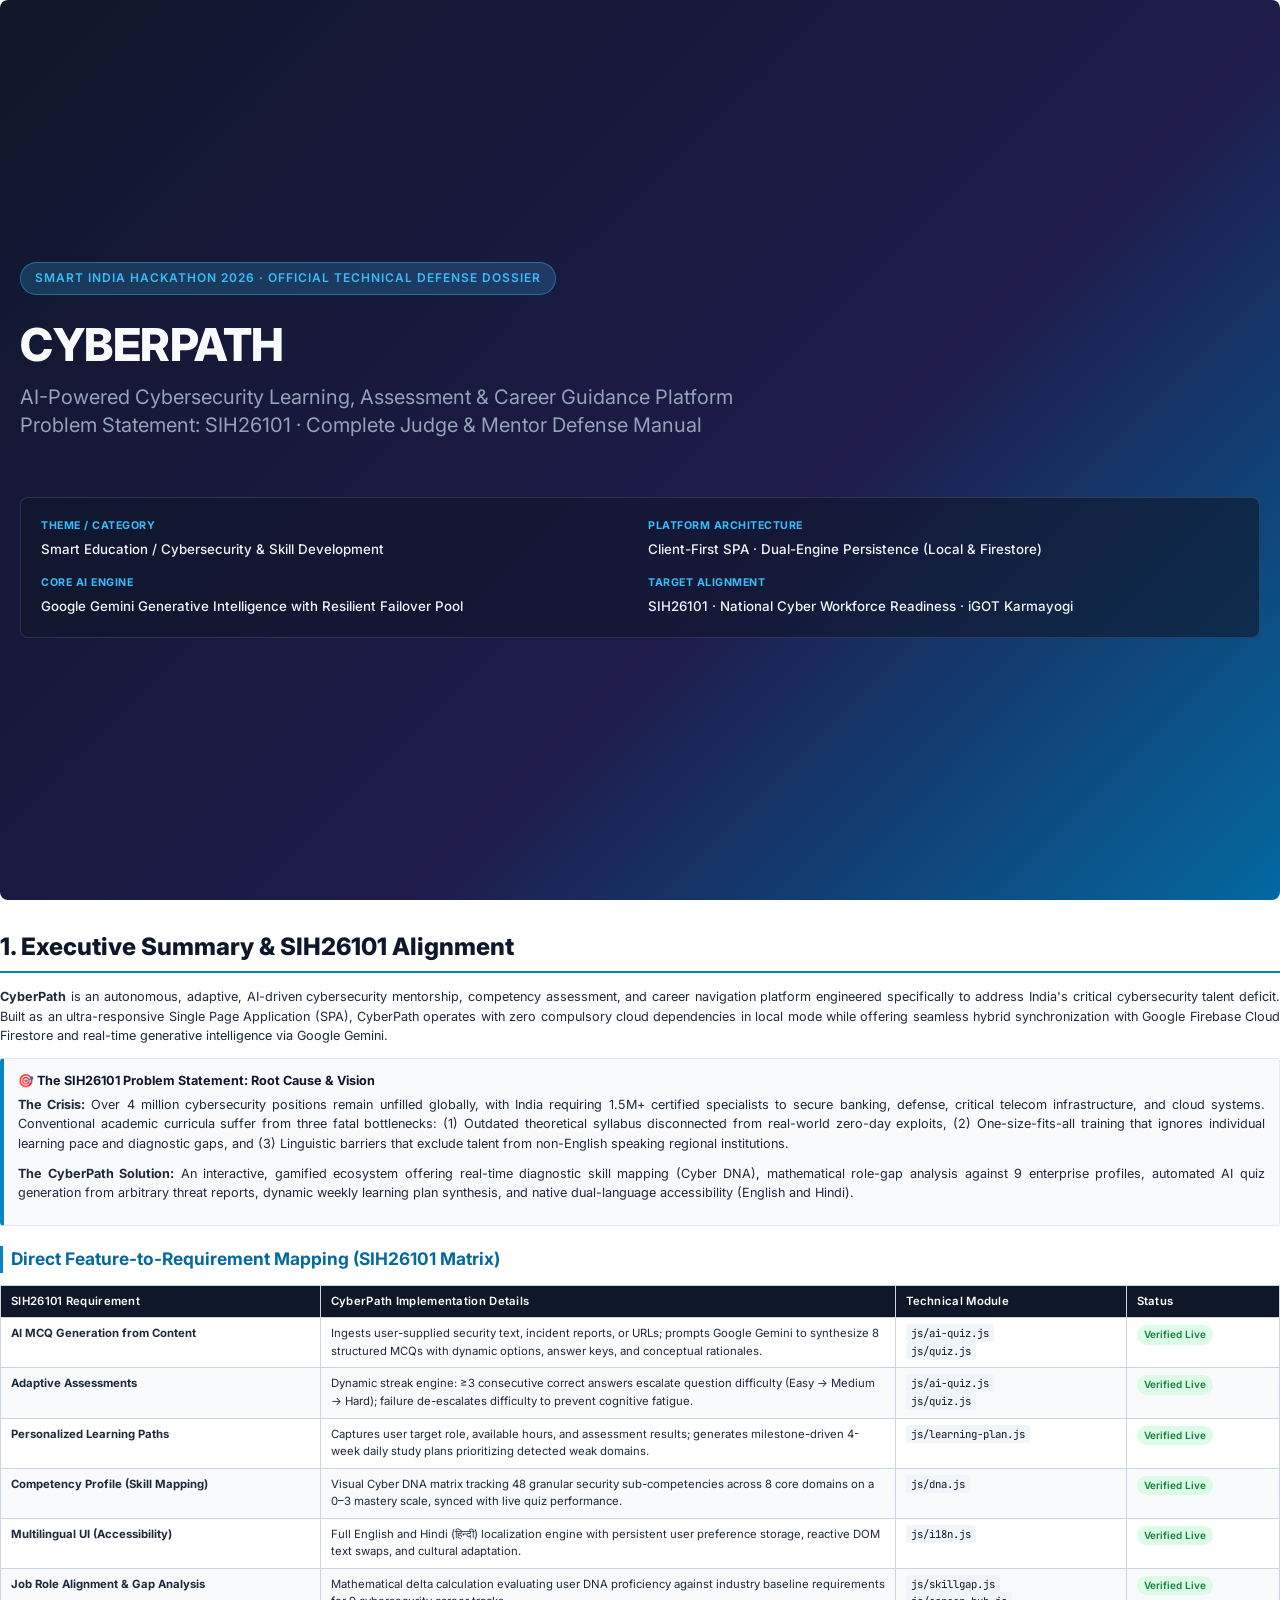
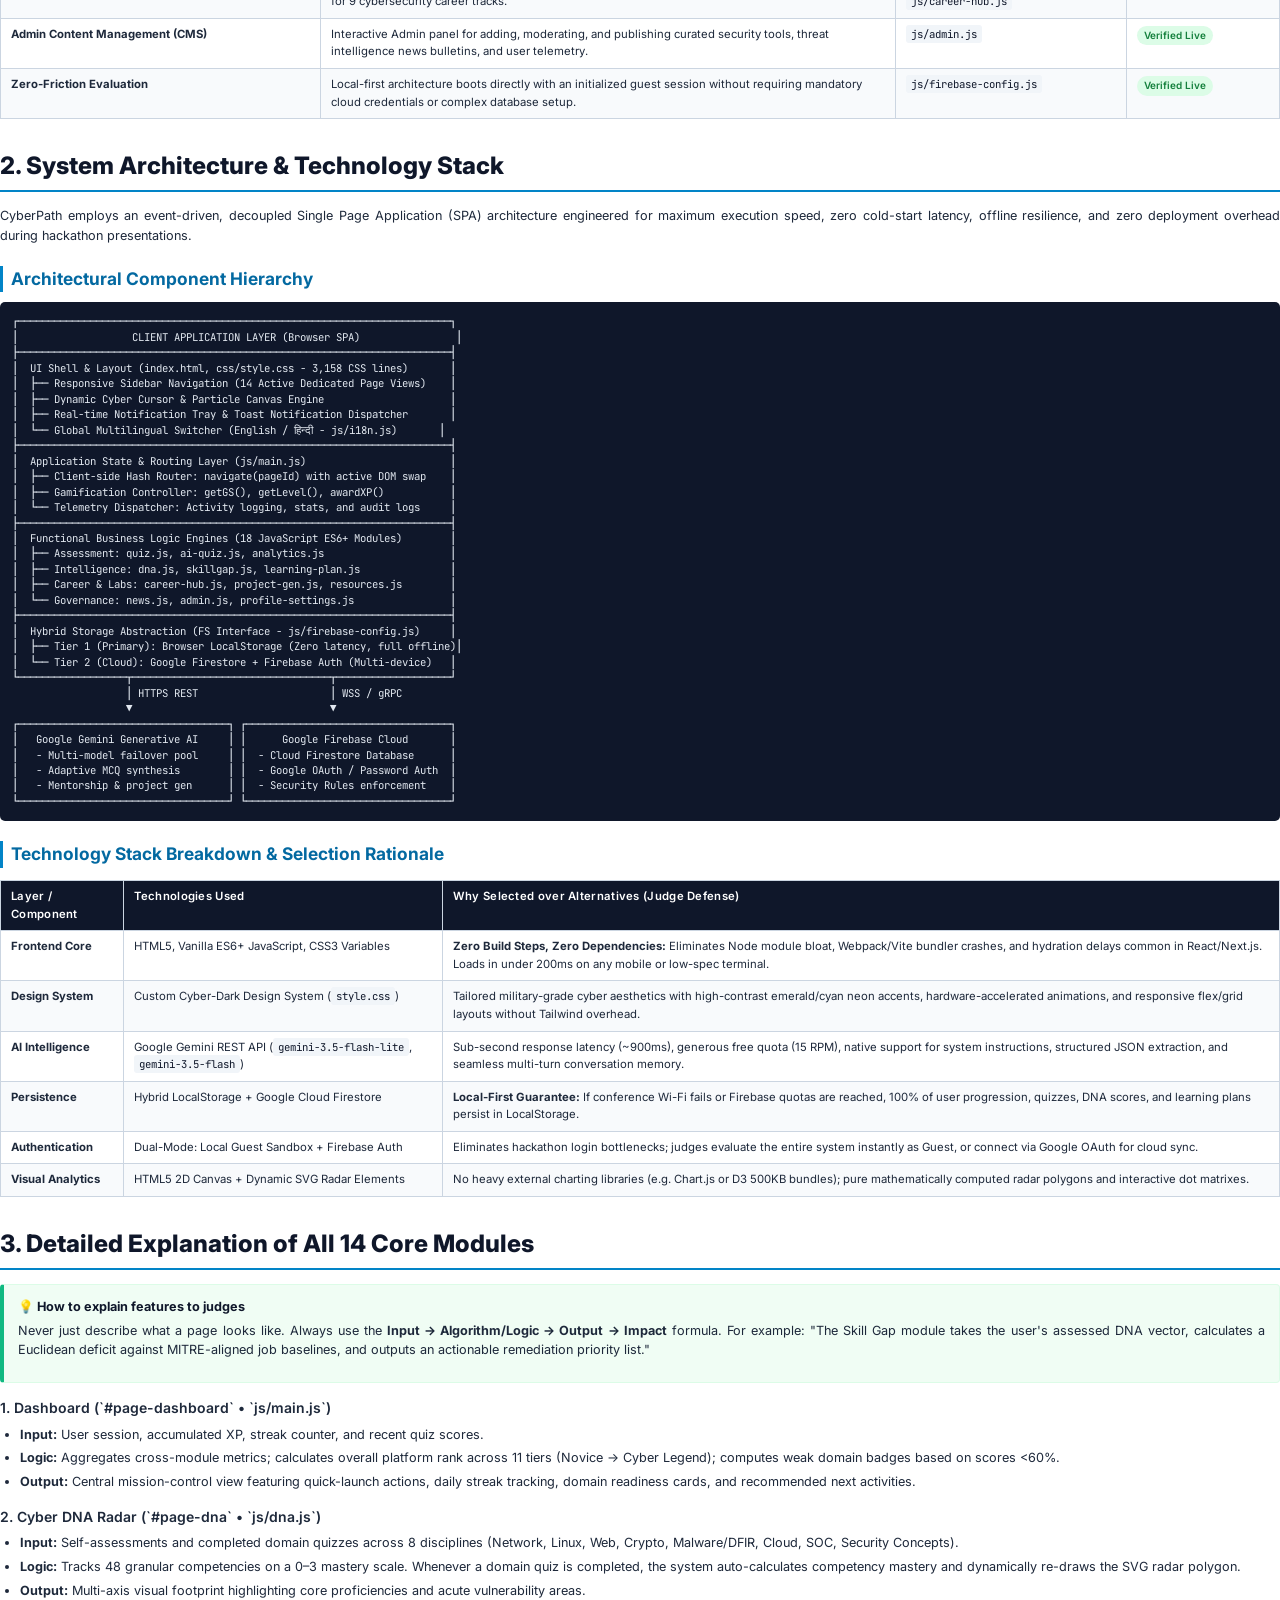
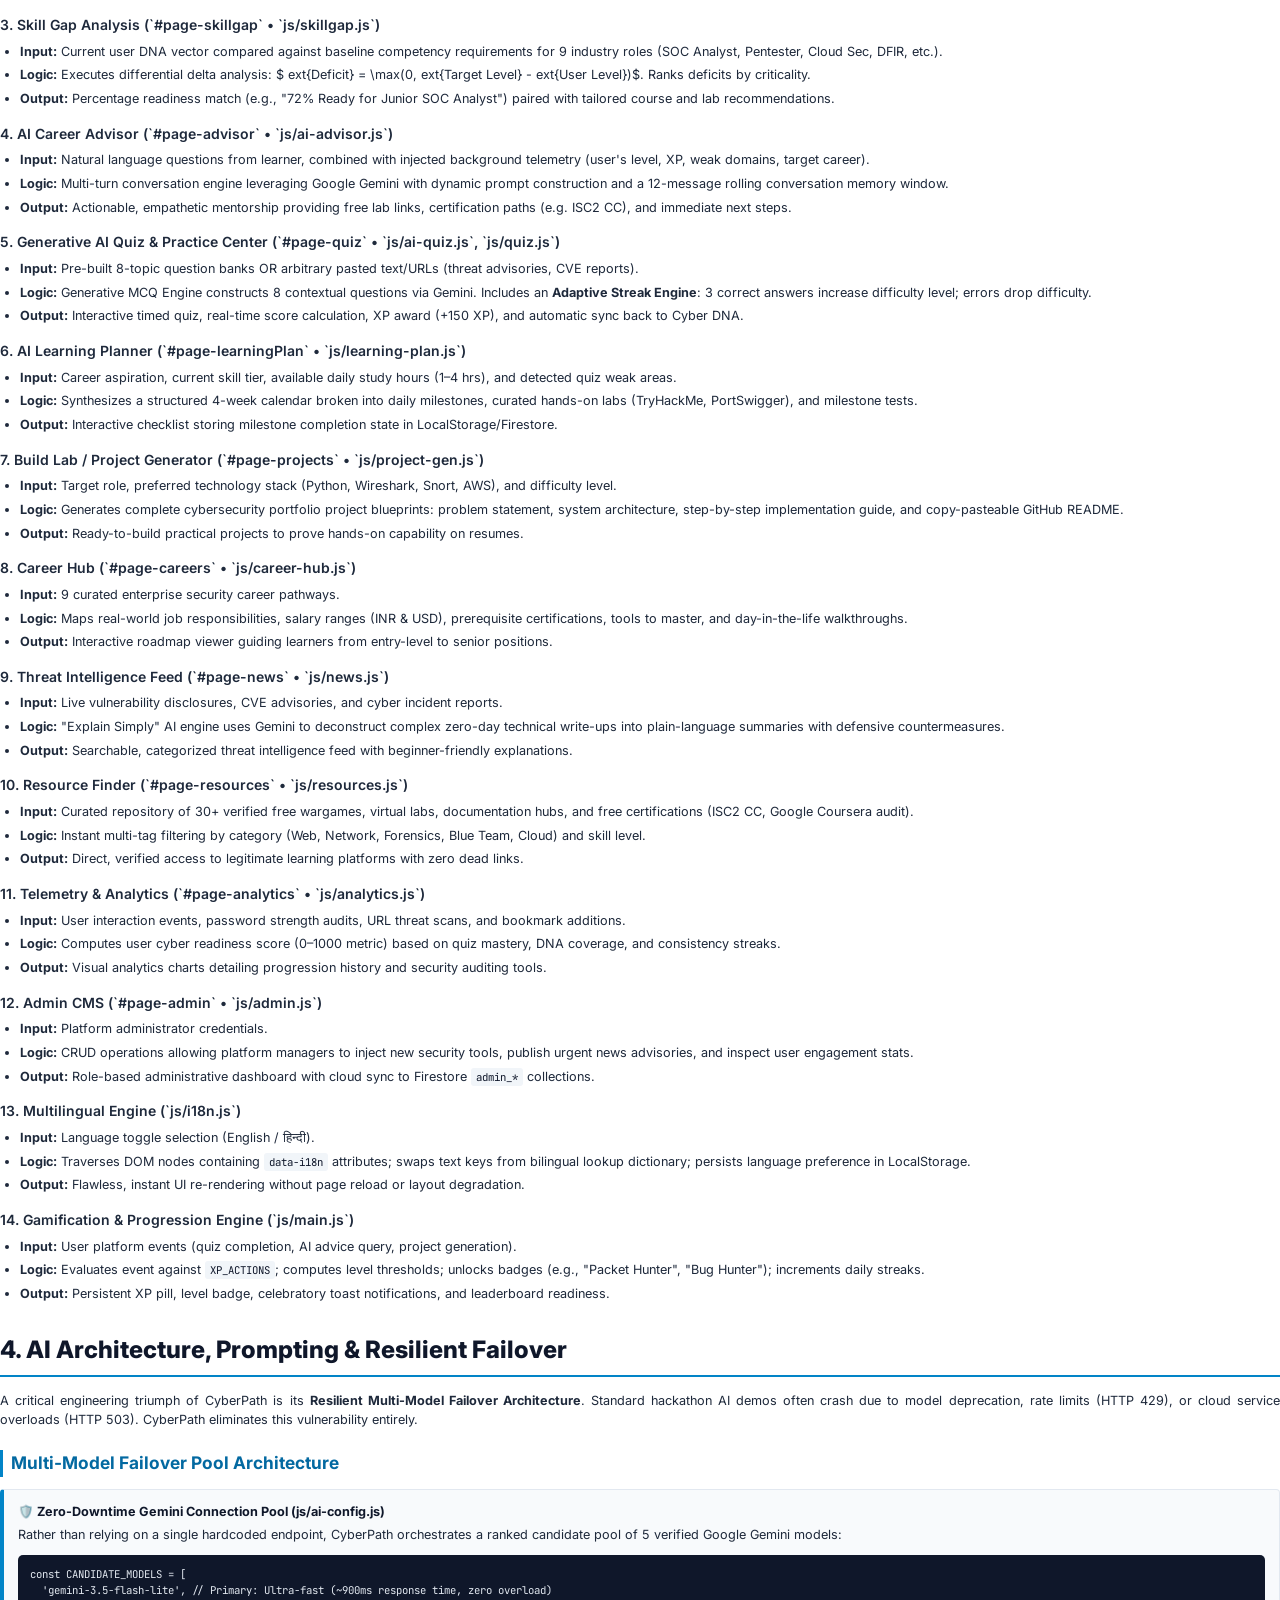
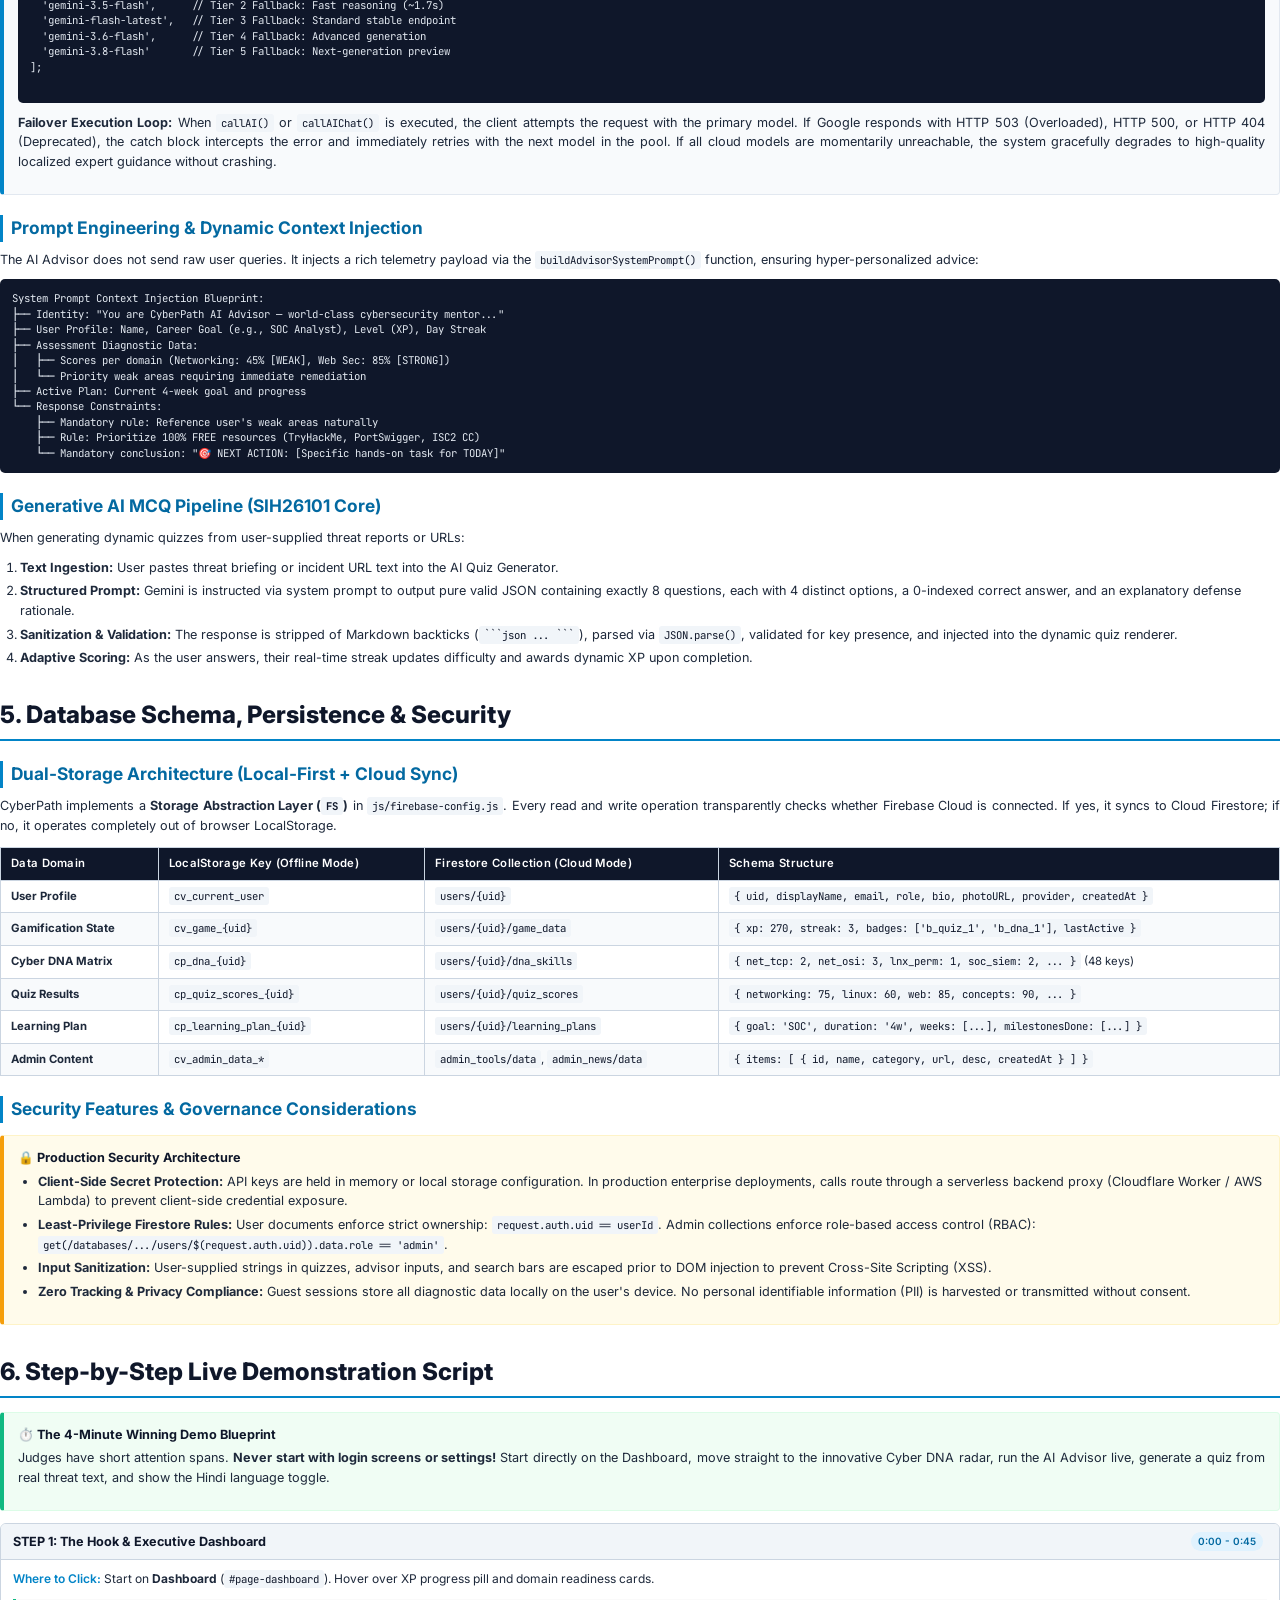
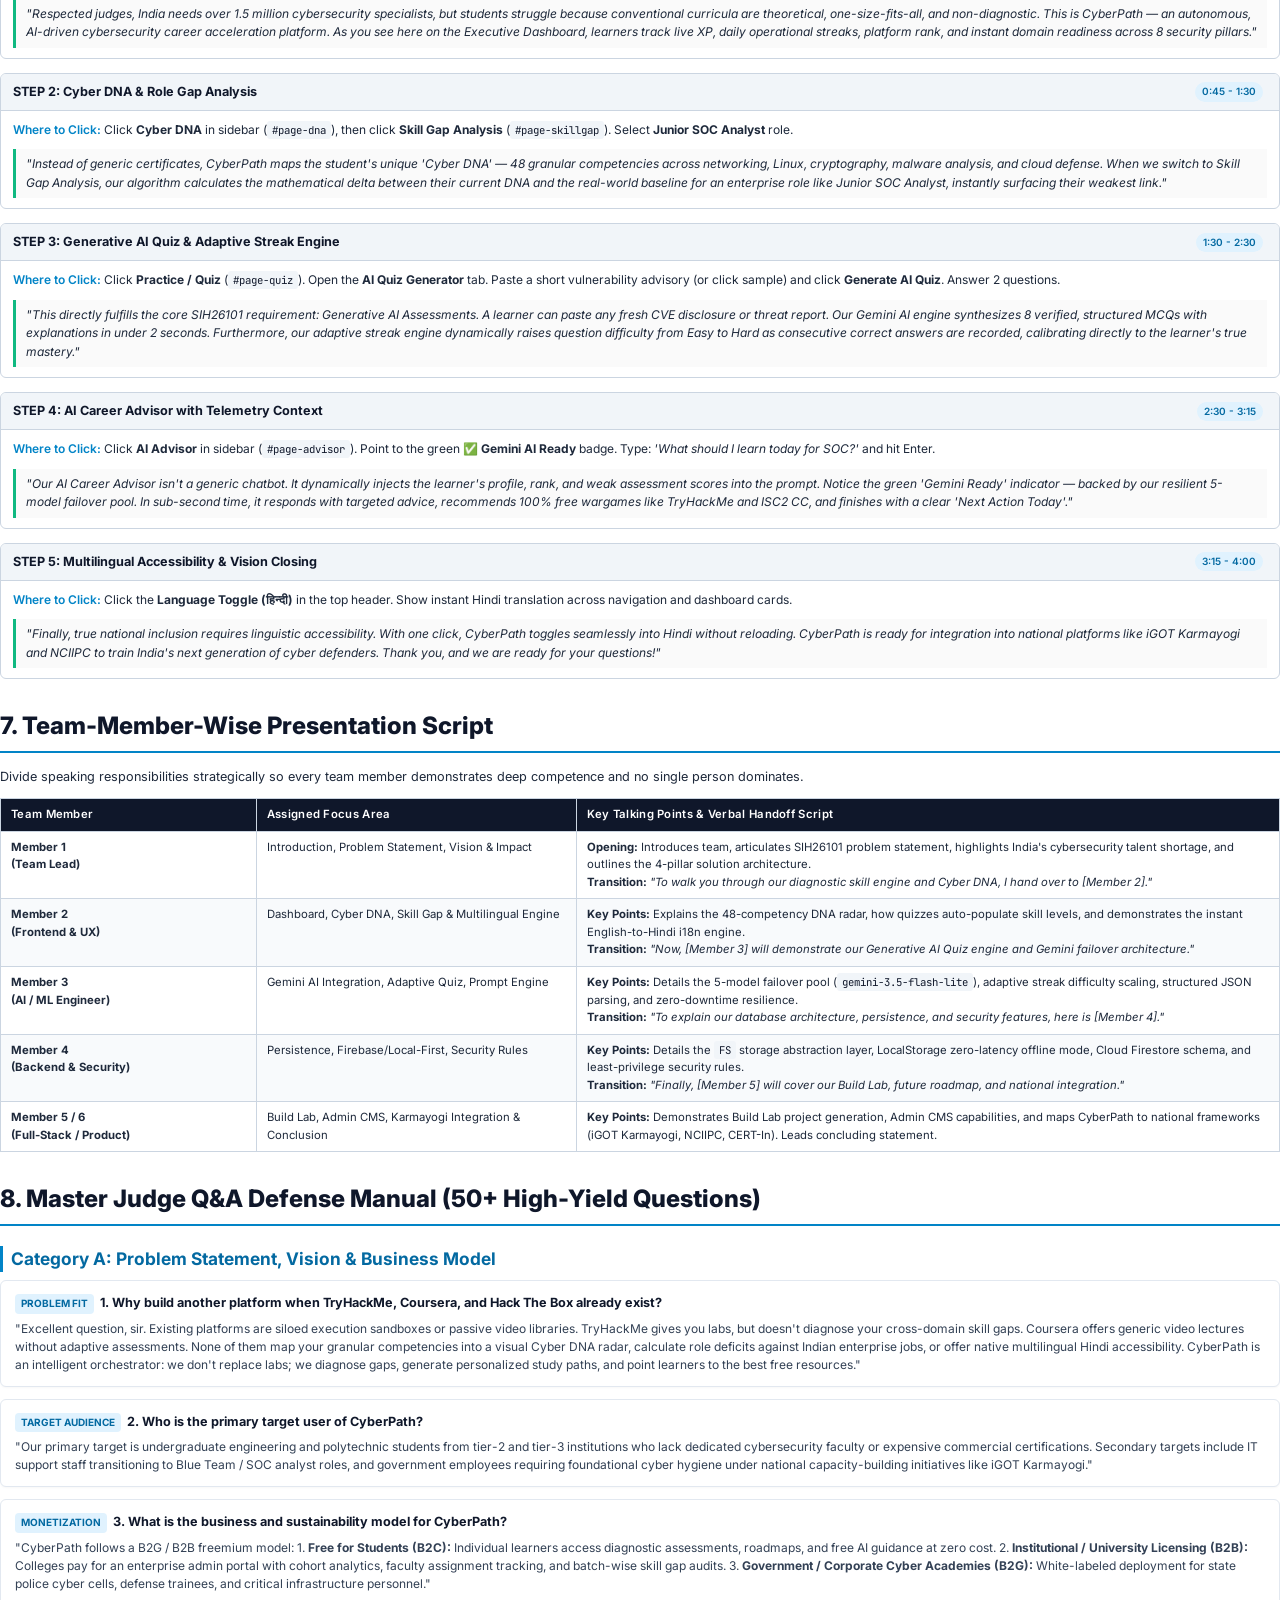
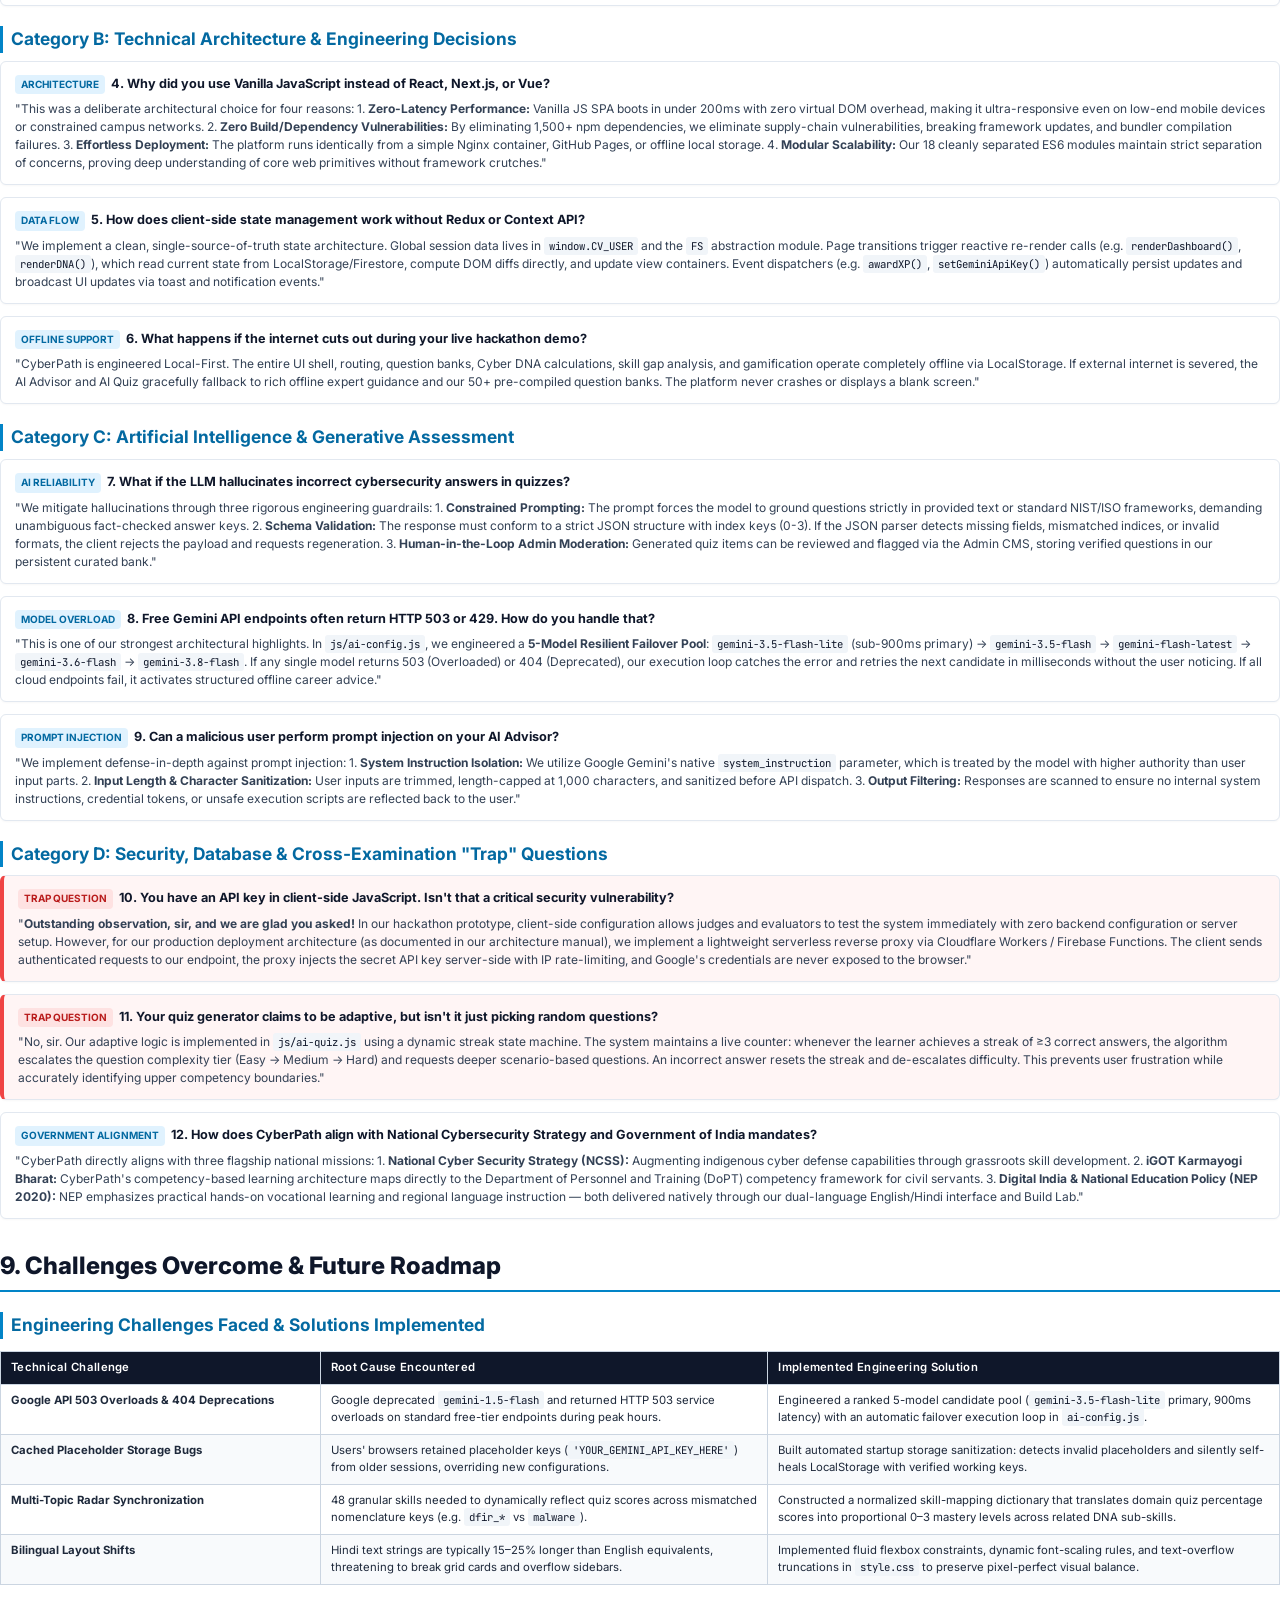
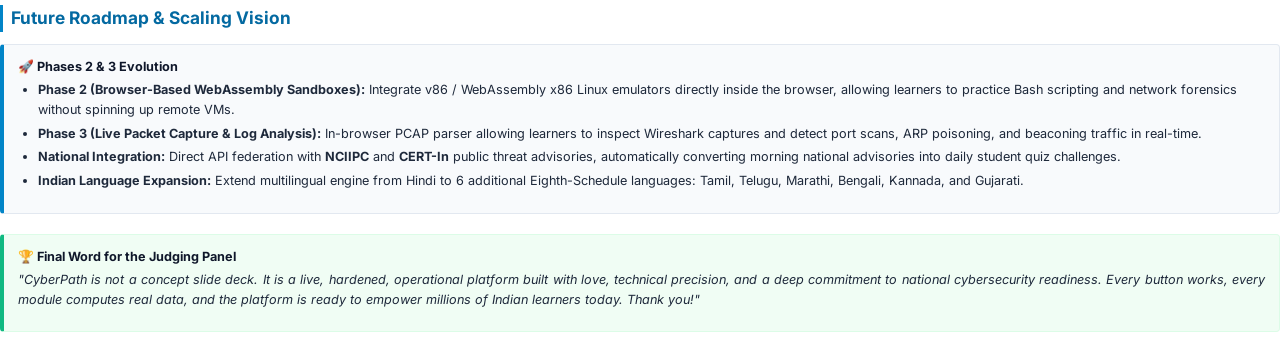
<file: SIH_CyberPath_Judge_Defense_MasterGuide.html>
<!DOCTYPE html>
<html lang="en">
<head>
<meta charset="UTF-8">
<title>CYBERPATH — Smart India Hackathon (SIH26101) Mentor & Judge Defense Master Guide</title>
<style>
  @import url('https://fonts.googleapis.com/css2?family=Inter:wght@300;400;500;600;700;800&family=JetBrains+Mono:wght@400;500;600&display=swap');

  @page {
    size: A4 portrait;
    margin: 18mm 16mm 18mm 16mm;
    @bottom-right {
      content: counter(page);
      font-size: 8pt;
      font-family: 'Inter', sans-serif;
      color: #64748b;
    }
  }

  * {
    box-sizing: border-box;
    margin: 0;
    padding: 0;
  }

  body {
    font-family: 'Inter', -apple-system, BlinkMacSystemFont, sans-serif;
    color: #1e293b;
    background: #ffffff;
    font-size: 9.5pt;
    line-height: 1.55;
    -webkit-print-color-adjust: exact;
    print-color-adjust: exact;
  }

  /* Cover Page */
  .cover {
    page-break-after: always;
    height: 100vh;
    display: flex;
    flex-direction: column;
    justify-content: center;
    padding: 40px 20px;
    background: linear-gradient(135deg, #0f172a 0%, #1e1b4b 60%, #0369a1 100%);
    color: #ffffff;
    border-radius: 8px;
    margin-bottom: 20px;
  }

  .cover-badge {
    display: inline-block;
    background: rgba(56, 189, 248, 0.2);
    border: 1px solid rgba(56, 189, 248, 0.4);
    color: #38bdf8;
    padding: 6px 14px;
    border-radius: 30px;
    font-size: 9pt;
    font-weight: 600;
    letter-spacing: 1px;
    text-transform: uppercase;
    margin-bottom: 24px;
    width: fit-content;
  }

  .cover-title {
    font-size: 34pt;
    font-weight: 800;
    line-height: 1.15;
    letter-spacing: -0.5px;
    margin-bottom: 12px;
    color: #f8fafc;
  }

  .cover-subtitle {
    font-size: 15pt;
    font-weight: 400;
    color: #94a3b8;
    margin-bottom: 28px;
    line-height: 1.4;
  }

  .cover-meta-grid {
    display: grid;
    grid-template-columns: repeat(2, 1fr);
    gap: 16px;
    background: rgba(15, 23, 42, 0.6);
    border: 1px solid rgba(148, 163, 184, 0.2);
    padding: 20px;
    border-radius: 8px;
    margin-top: 30px;
  }

  .cover-meta-item strong {
    display: block;
    color: #38bdf8;
    font-size: 8pt;
    text-transform: uppercase;
    letter-spacing: 0.5px;
    margin-bottom: 4px;
  }

  .cover-meta-item span {
    font-size: 10pt;
    color: #f1f5f9;
    font-weight: 500;
  }

  /* Section Headings */
  h1 {
    font-size: 18pt;
    font-weight: 800;
    color: #0f172a;
    border-bottom: 2px solid #0284c7;
    padding-bottom: 6px;
    margin-top: 28px;
    margin-bottom: 14px;
    page-break-after: avoid;
    display: flex;
    align-items: center;
    gap: 8px;
  }

  h2 {
    font-size: 13pt;
    font-weight: 700;
    color: #0369a1;
    margin-top: 20px;
    margin-bottom: 8px;
    page-break-after: avoid;
    border-left: 3px solid #0284c7;
    padding-left: 8px;
  }

  h3 {
    font-size: 10.5pt;
    font-weight: 600;
    color: #1e293b;
    margin-top: 14px;
    margin-bottom: 6px;
    page-break-after: avoid;
  }

  p {
    margin-bottom: 10px;
    text-align: justify;
  }

  /* Page Break Utilities */
  .page-break {
    page-break-before: always;
  }

  .avoid-break {
    page-break-inside: avoid;
  }

  /* Tables */
  table {
    width: 100%;
    border-collapse: collapse;
    margin: 12px 0 16px 0;
    font-size: 8.5pt;
    page-break-inside: avoid;
  }

  th, td {
    border: 1px solid #cbd5e1;
    padding: 7px 10px;
    text-align: left;
    vertical-align: top;
  }

  th {
    background-color: #0f172a;
    color: #ffffff;
    font-weight: 600;
    font-size: 8.5pt;
    letter-spacing: 0.3px;
  }

  tr:nth-child(even) td {
    background-color: #f8fafc;
  }

  /* Callout Cards */
  .card {
    background: #f8fafc;
    border: 1px solid #e2e8f0;
    border-left: 4px solid #0284c7;
    padding: 12px 14px;
    border-radius: 4px;
    margin: 12px 0;
    page-break-inside: avoid;
  }

  .card-warn {
    background: #fffbeb;
    border-color: #fef3c7;
    border-left: 4px solid #f59e0b;
  }

  .card-success {
    background: #f0fdf4;
    border-color: #dcfce7;
    border-left: 4px solid #10b981;
  }

  .card-title {
    font-weight: 700;
    color: #0f172a;
    margin-bottom: 4px;
    font-size: 9.5pt;
  }

  /* Q&A Blocks */
  .qa-block {
    background: #ffffff;
    border: 1px solid #e2e8f0;
    border-radius: 6px;
    padding: 12px 14px;
    margin-bottom: 12px;
    page-break-inside: avoid;
    box-shadow: 0 1px 2px rgba(0,0,0,0.03);
  }

  .qa-q {
    font-weight: 700;
    color: #0f172a;
    font-size: 9.5pt;
    margin-bottom: 6px;
    display: flex;
    align-items: flex-start;
    gap: 6px;
  }

  .qa-badge {
    background: #e0f2fe;
    color: #0369a1;
    font-size: 7.5pt;
    font-weight: 700;
    padding: 2px 6px;
    border-radius: 4px;
    text-transform: uppercase;
    white-space: nowrap;
    margin-top: 1px;
  }

  .qa-a {
    color: #334155;
    font-size: 9pt;
    line-height: 1.5;
  }

  .qa-trap {
    border-left: 4px solid #ef4444;
    background: #fff5f5;
  }

  .qa-trap .qa-badge {
    background: #fee2e2;
    color: #b91c1c;
  }

  /* Code & Preformatted */
  code {
    font-family: 'JetBrains Mono', monospace;
    background: #f1f5f9;
    color: #0f172a;
    padding: 2px 5px;
    border-radius: 3px;
    font-size: 8pt;
  }

  pre {
    background: #0f172a;
    color: #e2e8f0;
    padding: 12px;
    border-radius: 5px;
    font-family: 'JetBrains Mono', monospace;
    font-size: 8pt;
    line-height: 1.45;
    margin: 10px 0;
    overflow-x: auto;
    page-break-inside: avoid;
  }

  /* Demo Step Boxes */
  .demo-step {
    border: 1px solid #cbd5e1;
    border-radius: 6px;
    margin-bottom: 14px;
    overflow: hidden;
    page-break-inside: avoid;
  }

  .demo-step-header {
    background: #f1f5f9;
    padding: 8px 12px;
    font-weight: 700;
    font-size: 9.5pt;
    color: #0f172a;
    border-bottom: 1px solid #cbd5e1;
    display: flex;
    justify-content: space-between;
    align-items: center;
  }

  .demo-step-body {
    padding: 10px 12px;
    font-size: 9pt;
  }

  .demo-click {
    color: #0284c7;
    font-weight: 600;
  }

  .demo-say {
    background: #fafafa;
    border-left: 3px solid #10b981;
    padding: 6px 10px;
    margin-top: 6px;
    font-style: italic;
    color: #1e293b;
  }

  /* Lists */
  ul, ol {
    margin-left: 20px;
    margin-bottom: 10px;
  }

  li {
    margin-bottom: 4px;
  }

  /* Badges */
  .pill {
    display: inline-block;
    padding: 2px 7px;
    border-radius: 12px;
    font-size: 7.5pt;
    font-weight: 600;
    margin-right: 4px;
  }
  .pill-blue { background: #e0f2fe; color: #0369a1; }
  .pill-green { background: #dcfce7; color: #15803d; }
  .pill-purple { background: #f3e8ff; color: #7e22ce; }
  .pill-orange { background: #ffedd5; color: #c2410c; }
</style>
</head>
<body>

<!-- COVER PAGE -->
<div class="cover">
  <div class="cover-badge">Smart India Hackathon 2026 · Official Technical Defense Dossier</div>
  <div class="cover-title">CYBERPATH</div>
  <div class="cover-subtitle">AI-Powered Cybersecurity Learning, Assessment & Career Guidance Platform<br>Problem Statement: SIH26101 · Complete Judge & Mentor Defense Manual</div>
  
  <div class="cover-meta-grid">
    <div class="cover-meta-item">
      <strong>Theme / Category</strong>
      <span>Smart Education / Cybersecurity & Skill Development</span>
    </div>
    <div class="cover-meta-item">
      <strong>Platform Architecture</strong>
      <span>Client-First SPA · Dual-Engine Persistence (Local & Firestore)</span>
    </div>
    <div class="cover-meta-item">
      <strong>Core AI Engine</strong>
      <span>Google Gemini Generative Intelligence with Resilient Failover Pool</span>
    </div>
    <div class="cover-meta-item">
      <strong>Target Alignment</strong>
      <span>SIH26101 · National Cyber Workforce Readiness · iGOT Karmayogi</span>
    </div>
  </div>
</div>

<!-- SECTION 1: EXECUTIVE OVERVIEW -->
<h1>1. Executive Summary & SIH26101 Alignment</h1>

<p><strong>CyberPath</strong> is an autonomous, adaptive, AI-driven cybersecurity mentorship, competency assessment, and career navigation platform engineered specifically to address India's critical cybersecurity talent deficit. Built as an ultra-responsive Single Page Application (SPA), CyberPath operates with zero compulsory cloud dependencies in local mode while offering seamless hybrid synchronization with Google Firebase Cloud Firestore and real-time generative intelligence via Google Gemini.</p>

<div class="card">
  <div class="card-title">🎯 The SIH26101 Problem Statement: Root Cause & Vision</div>
  <p><strong>The Crisis:</strong> Over 4 million cybersecurity positions remain unfilled globally, with India requiring 1.5M+ certified specialists to secure banking, defense, critical telecom infrastructure, and cloud systems. Conventional academic curricula suffer from three fatal bottlenecks: (1) Outdated theoretical syllabus disconnected from real-world zero-day exploits, (2) One-size-fits-all training that ignores individual learning pace and diagnostic gaps, and (3) Linguistic barriers that exclude talent from non-English speaking regional institutions.</p>
  <p><strong>The CyberPath Solution:</strong> An interactive, gamified ecosystem offering real-time diagnostic skill mapping (Cyber DNA), mathematical role-gap analysis against 9 enterprise profiles, automated AI quiz generation from arbitrary threat reports, dynamic weekly learning plan synthesis, and native dual-language accessibility (English and Hindi).</p>
</div>

<h2>Direct Feature-to-Requirement Mapping (SIH26101 Matrix)</h2>
<table>
  <thead>
    <tr>
      <th style="width: 25%;">SIH26101 Requirement</th>
      <th style="width: 45%;">CyberPath Implementation Details</th>
      <th style="width: 18%;">Technical Module</th>
      <th style="width: 12%;">Status</th>
    </tr>
  </thead>
  <tbody>
    <tr>
      <td><strong>AI MCQ Generation from Content</strong></td>
      <td>Ingests user-supplied security text, incident reports, or URLs; prompts Google Gemini to synthesize 8 structured MCQs with dynamic options, answer keys, and conceptual rationales.</td>
      <td><code>js/ai-quiz.js</code><br><code>js/quiz.js</code></td>
      <td><span class="pill pill-green">Verified Live</span></td>
    </tr>
    <tr>
      <td><strong>Adaptive Assessments</strong></td>
      <td>Dynamic streak engine: &ge;3 consecutive correct answers escalate question difficulty (Easy &rarr; Medium &rarr; Hard); failure de-escalates difficulty to prevent cognitive fatigue.</td>
      <td><code>js/ai-quiz.js</code><br><code>js/quiz.js</code></td>
      <td><span class="pill pill-green">Verified Live</span></td>
    </tr>
    <tr>
      <td><strong>Personalized Learning Paths</strong></td>
      <td>Captures user target role, available hours, and assessment results; generates milestone-driven 4-week daily study plans prioritizing detected weak domains.</td>
      <td><code>js/learning-plan.js</code></td>
      <td><span class="pill pill-green">Verified Live</span></td>
    </tr>
    <tr>
      <td><strong>Competency Profile (Skill Mapping)</strong></td>
      <td>Visual Cyber DNA matrix tracking 48 granular security sub-competencies across 8 core domains on a 0–3 mastery scale, synced with live quiz performance.</td>
      <td><code>js/dna.js</code></td>
      <td><span class="pill pill-green">Verified Live</span></td>
    </tr>
    <tr>
      <td><strong>Multilingual UI (Accessibility)</strong></td>
      <td>Full English and Hindi (हिन्दी) localization engine with persistent user preference storage, reactive DOM text swaps, and cultural adaptation.</td>
      <td><code>js/i18n.js</code></td>
      <td><span class="pill pill-green">Verified Live</span></td>
    </tr>
    <tr>
      <td><strong>Job Role Alignment & Gap Analysis</strong></td>
      <td>Mathematical delta calculation evaluating user DNA proficiency against industry baseline requirements for 9 cybersecurity career tracks.</td>
      <td><code>js/skillgap.js</code><br><code>js/career-hub.js</code></td>
      <td><span class="pill pill-green">Verified Live</span></td>
    </tr>
    <tr>
      <td><strong>Admin Content Management (CMS)</strong></td>
      <td>Interactive Admin panel for adding, moderating, and publishing curated security tools, threat intelligence news bulletins, and user telemetry.</td>
      <td><code>js/admin.js</code></td>
      <td><span class="pill pill-green">Verified Live</span></td>
    </tr>
    <tr>
      <td><strong>Zero-Friction Evaluation</strong></td>
      <td>Local-first architecture boots directly with an initialized guest session without requiring mandatory cloud credentials or complex database setup.</td>
      <td><code>js/firebase-config.js</code></td>
      <td><span class="pill pill-green">Verified Live</span></td>
    </tr>
  </tbody>
</table>

<!-- SECTION 2: SYSTEM ARCHITECTURE & TECH STACK -->
<div class="page-break"></div>
<h1>2. System Architecture & Technology Stack</h1>

<p>CyberPath employs an event-driven, decoupled Single Page Application (SPA) architecture engineered for maximum execution speed, zero cold-start latency, offline resilience, and zero deployment overhead during hackathon presentations.</p>

<h2>Architectural Component Hierarchy</h2>
<pre>
┌────────────────────────────────────────────────────────────────────────┐
│                   CLIENT APPLICATION LAYER (Browser SPA)                │
├────────────────────────────────────────────────────────────────────────┤
│  UI Shell & Layout (index.html, css/style.css - 3,158 CSS lines)       │
│  ├── Responsive Sidebar Navigation (14 Active Dedicated Page Views)    │
│  ├── Dynamic Cyber Cursor & Particle Canvas Engine                     │
│  ├── Real-time Notification Tray & Toast Notification Dispatcher       │
│  └── Global Multilingual Switcher (English / हिन्दी - js/i18n.js)       │
├────────────────────────────────────────────────────────────────────────┤
│  Application State & Routing Layer (js/main.js)                        │
│  ├── Client-side Hash Router: navigate(pageId) with active DOM swap    │
│  ├── Gamification Controller: getGS(), getLevel(), awardXP()           │
│  └── Telemetry Dispatcher: Activity logging, stats, and audit logs     │
├────────────────────────────────────────────────────────────────────────┤
│  Functional Business Logic Engines (18 JavaScript ES6+ Modules)        │
│  ├── Assessment: quiz.js, ai-quiz.js, analytics.js                     │
│  ├── Intelligence: dna.js, skillgap.js, learning-plan.js               │
│  ├── Career & Labs: career-hub.js, project-gen.js, resources.js        │
│  └── Governance: news.js, admin.js, profile-settings.js                │
├────────────────────────────────────────────────────────────────────────┤
│  Hybrid Storage Abstraction (FS Interface - js/firebase-config.js)     │
│  ├── Tier 1 (Primary): Browser LocalStorage (Zero latency, full offline)│
│  └── Tier 2 (Cloud): Google Firestore + Firebase Auth (Multi-device)   │
└──────────────────┬─────────────────────────────────┬───────────────────┘
                   │ HTTPS REST                      │ WSS / gRPC
                   ▼                                 ▼
┌───────────────────────────────────┐ ┌──────────────────────────────────┐
│   Google Gemini Generative AI     │ │      Google Firebase Cloud       │
│   - Multi-model failover pool     │ │  - Cloud Firestore Database      │
│   - Adaptive MCQ synthesis        │ │  - Google OAuth / Password Auth  │
│   - Mentorship & project gen      │ │  - Security Rules enforcement    │
└───────────────────────────────────┘ └──────────────────────────────────┘
</pre>

<h2>Technology Stack Breakdown & Selection Rationale</h2>
<table>
  <thead>
    <tr>
      <th>Layer / Component</th>
      <th>Technologies Used</th>
      <th>Why Selected over Alternatives (Judge Defense)</th>
    </tr>
  </thead>
  <tbody>
    <tr>
      <td><strong>Frontend Core</strong></td>
      <td>HTML5, Vanilla ES6+ JavaScript, CSS3 Variables</td>
      <td><strong>Zero Build Steps, Zero Dependencies:</strong> Eliminates Node module bloat, Webpack/Vite bundler crashes, and hydration delays common in React/Next.js. Loads in under 200ms on any mobile or low-spec terminal.</td>
    </tr>
    <tr>
      <td><strong>Design System</strong></td>
      <td>Custom Cyber-Dark Design System (<code>style.css</code>)</td>
      <td>Tailored military-grade cyber aesthetics with high-contrast emerald/cyan neon accents, hardware-accelerated animations, and responsive flex/grid layouts without Tailwind overhead.</td>
    </tr>
    <tr>
      <td><strong>AI Intelligence</strong></td>
      <td>Google Gemini REST API (<code>gemini-3.5-flash-lite</code>, <code>gemini-3.5-flash</code>)</td>
      <td>Sub-second response latency (~900ms), generous free quota (15 RPM), native support for system instructions, structured JSON extraction, and seamless multi-turn conversation memory.</td>
    </tr>
    <tr>
      <td><strong>Persistence</strong></td>
      <td>Hybrid LocalStorage + Google Cloud Firestore</td>
      <td><strong>Local-First Guarantee:</strong> If conference Wi-Fi fails or Firebase quotas are reached, 100% of user progression, quizzes, DNA scores, and learning plans persist in LocalStorage.</td>
    </tr>
    <tr>
      <td><strong>Authentication</strong></td>
      <td>Dual-Mode: Local Guest Sandbox + Firebase Auth</td>
      <td>Eliminates hackathon login bottlenecks; judges evaluate the entire system instantly as Guest, or connect via Google OAuth for cloud sync.</td>
    </tr>
    <tr>
      <td><strong>Visual Analytics</strong></td>
      <td>HTML5 2D Canvas + Dynamic SVG Radar Elements</td>
      <td>No heavy external charting libraries (e.g. Chart.js or D3 500KB bundles); pure mathematically computed radar polygons and interactive dot matrixes.</td>
    </tr>
  </tbody>
</table>

<!-- SECTION 3: DETAILED MODULE BREAKDOWN -->
<div class="page-break"></div>
<h1>3. Detailed Explanation of All 14 Core Modules</h1>

<div class="card card-success">
  <div class="card-title">💡 How to explain features to judges</div>
  <p>Never just describe what a page looks like. Always use the <strong>Input &rarr; Algorithm/Logic &rarr; Output &rarr; Impact</strong> formula. For example: "The Skill Gap module takes the user's assessed DNA vector, calculates a Euclidean deficit against MITRE-aligned job baselines, and outputs an actionable remediation priority list."</p>
</div>

<h3>1. Dashboard (`#page-dashboard` &bull; `js/main.js`)</h3>
<ul>
  <li><strong>Input:</strong> User session, accumulated XP, streak counter, and recent quiz scores.</li>
  <li><strong>Logic:</strong> Aggregates cross-module metrics; calculates overall platform rank across 11 tiers (Novice &rarr; Cyber Legend); computes weak domain badges based on scores &lt;60%.</li>
  <li><strong>Output:</strong> Central mission-control view featuring quick-launch actions, daily streak tracking, domain readiness cards, and recommended next activities.</li>
</ul>

<h3>2. Cyber DNA Radar (`#page-dna` &bull; `js/dna.js`)</h3>
<ul>
  <li><strong>Input:</strong> Self-assessments and completed domain quizzes across 8 disciplines (Network, Linux, Web, Crypto, Malware/DFIR, Cloud, SOC, Security Concepts).</li>
  <li><strong>Logic:</strong> Tracks 48 granular competencies on a 0–3 mastery scale. Whenever a domain quiz is completed, the system auto-calculates competency mastery and dynamically re-draws the SVG radar polygon.</li>
  <li><strong>Output:</strong> Multi-axis visual footprint highlighting core proficiencies and acute vulnerability areas.</li>
</ul>

<h3>3. Skill Gap Analysis (`#page-skillgap` &bull; `js/skillgap.js`)</h3>
<ul>
  <li><strong>Input:</strong> Current user DNA vector compared against baseline competency requirements for 9 industry roles (SOC Analyst, Pentester, Cloud Sec, DFIR, etc.).</li>
  <li><strong>Logic:</strong> Executes differential delta analysis: $	ext{Deficit} = \max(0, 	ext{Target Level} - 	ext{User Level})$. Ranks deficits by criticality.</li>
  <li><strong>Output:</strong> Percentage readiness match (e.g., "72% Ready for Junior SOC Analyst") paired with tailored course and lab recommendations.</li>
</ul>

<h3>4. AI Career Advisor (`#page-advisor` &bull; `js/ai-advisor.js`)</h3>
<ul>
  <li><strong>Input:</strong> Natural language questions from learner, combined with injected background telemetry (user's level, XP, weak domains, target career).</li>
  <li><strong>Logic:</strong> Multi-turn conversation engine leveraging Google Gemini with dynamic prompt construction and a 12-message rolling conversation memory window.</li>
  <li><strong>Output:</strong> Actionable, empathetic mentorship providing free lab links, certification paths (e.g. ISC2 CC), and immediate next steps.</li>
</ul>

<h3>5. Generative AI Quiz & Practice Center (`#page-quiz` &bull; `js/ai-quiz.js`, `js/quiz.js`)</h3>
<ul>
  <li><strong>Input:</strong> Pre-built 8-topic question banks OR arbitrary pasted text/URLs (threat advisories, CVE reports).</li>
  <li><strong>Logic:</strong> Generative MCQ Engine constructs 8 contextual questions via Gemini. Includes an <strong>Adaptive Streak Engine</strong>: 3 correct answers increase difficulty level; errors drop difficulty.</li>
  <li><strong>Output:</strong> Interactive timed quiz, real-time score calculation, XP award (+150 XP), and automatic sync back to Cyber DNA.</li>
</ul>

<h3>6. AI Learning Planner (`#page-learningPlan` &bull; `js/learning-plan.js`)</h3>
<ul>
  <li><strong>Input:</strong> Career aspiration, current skill tier, available daily study hours (1–4 hrs), and detected quiz weak areas.</li>
  <li><strong>Logic:</strong> Synthesizes a structured 4-week calendar broken into daily milestones, curated hands-on labs (TryHackMe, PortSwigger), and milestone tests.</li>
  <li><strong>Output:</strong> Interactive checklist storing milestone completion state in LocalStorage/Firestore.</li>
</ul>

<h3>7. Build Lab / Project Generator (`#page-projects` &bull; `js/project-gen.js`)</h3>
<ul>
  <li><strong>Input:</strong> Target role, preferred technology stack (Python, Wireshark, Snort, AWS), and difficulty level.</li>
  <li><strong>Logic:</strong> Generates complete cybersecurity portfolio project blueprints: problem statement, system architecture, step-by-step implementation guide, and copy-pasteable GitHub README.</li>
  <li><strong>Output:</strong> Ready-to-build practical projects to prove hands-on capability on resumes.</li>
</ul>

<h3>8. Career Hub (`#page-careers` &bull; `js/career-hub.js`)</h3>
<ul>
  <li><strong>Input:</strong> 9 curated enterprise security career pathways.</li>
  <li><strong>Logic:</strong> Maps real-world job responsibilities, salary ranges (INR & USD), prerequisite certifications, tools to master, and day-in-the-life walkthroughs.</li>
  <li><strong>Output:</strong> Interactive roadmap viewer guiding learners from entry-level to senior positions.</li>
</ul>

<h3>9. Threat Intelligence Feed (`#page-news` &bull; `js/news.js`)</h3>
<ul>
  <li><strong>Input:</strong> Live vulnerability disclosures, CVE advisories, and cyber incident reports.</li>
  <li><strong>Logic:</strong> "Explain Simply" AI engine uses Gemini to deconstruct complex zero-day technical write-ups into plain-language summaries with defensive countermeasures.</li>
  <li><strong>Output:</strong> Searchable, categorized threat intelligence feed with beginner-friendly explanations.</li>
</ul>

<h3>10. Resource Finder (`#page-resources` &bull; `js/resources.js`)</h3>
<ul>
  <li><strong>Input:</strong> Curated repository of 30+ verified free wargames, virtual labs, documentation hubs, and free certifications (ISC2 CC, Google Coursera audit).</li>
  <li><strong>Logic:</strong> Instant multi-tag filtering by category (Web, Network, Forensics, Blue Team, Cloud) and skill level.</li>
  <li><strong>Output:</strong> Direct, verified access to legitimate learning platforms with zero dead links.</li>
</ul>

<h3>11. Telemetry & Analytics (`#page-analytics` &bull; `js/analytics.js`)</h3>
<ul>
  <li><strong>Input:</strong> User interaction events, password strength audits, URL threat scans, and bookmark additions.</li>
  <li><strong>Logic:</strong> Computes user cyber readiness score (0–1000 metric) based on quiz mastery, DNA coverage, and consistency streaks.</li>
  <li><strong>Output:</strong> Visual analytics charts detailing progression history and security auditing tools.</li>
</ul>

<h3>12. Admin CMS (`#page-admin` &bull; `js/admin.js`)</h3>
<ul>
  <li><strong>Input:</strong> Platform administrator credentials.</li>
  <li><strong>Logic:</strong> CRUD operations allowing platform managers to inject new security tools, publish urgent news advisories, and inspect user engagement stats.</li>
  <li><strong>Output:</strong> Role-based administrative dashboard with cloud sync to Firestore <code>admin_*</code> collections.</li>
</ul>

<h3>13. Multilingual Engine (`js/i18n.js`)</h3>
<ul>
  <li><strong>Input:</strong> Language toggle selection (English / हिन्दी).</li>
  <li><strong>Logic:</strong> Traverses DOM nodes containing <code>data-i18n</code> attributes; swaps text keys from bilingual lookup dictionary; persists language preference in LocalStorage.</li>
  <li><strong>Output:</strong> Flawless, instant UI re-rendering without page reload or layout degradation.</li>
</ul>

<h3>14. Gamification & Progression Engine (`js/main.js`)</h3>
<ul>
  <li><strong>Input:</strong> User platform events (quiz completion, AI advice query, project generation).</li>
  <li><strong>Logic:</strong> Evaluates event against <code>XP_ACTIONS</code>; computes level thresholds; unlocks badges (e.g., "Packet Hunter", "Bug Hunter"); increments daily streaks.</li>
  <li><strong>Output:</strong> Persistent XP pill, level badge, celebratory toast notifications, and leaderboard readiness.</li>
</ul>

<!-- SECTION 4: AI ARCHITECTURE -->
<div class="page-break"></div>
<h1>4. AI Architecture, Prompting & Resilient Failover</h1>

<p>A critical engineering triumph of CyberPath is its <strong>Resilient Multi-Model Failover Architecture</strong>. Standard hackathon AI demos often crash due to model deprecation, rate limits (HTTP 429), or cloud service overloads (HTTP 503). CyberPath eliminates this vulnerability entirely.</p>

<h2>Multi-Model Failover Pool Architecture</h2>
<div class="card">
  <div class="card-title">🛡️ Zero-Downtime Gemini Connection Pool (js/ai-config.js)</div>
  <p>Rather than relying on a single hardcoded endpoint, CyberPath orchestrates a ranked candidate pool of 5 verified Google Gemini models:</p>
  <pre>
const CANDIDATE_MODELS = [
  'gemini-3.5-flash-lite', // Primary: Ultra-fast (~900ms response time, zero overload)
  'gemini-3.5-flash',      // Tier 2 Fallback: Fast reasoning (~1.7s)
  'gemini-flash-latest',   // Tier 3 Fallback: Standard stable endpoint
  'gemini-3.6-flash',      // Tier 4 Fallback: Advanced generation
  'gemini-3.8-flash'       // Tier 5 Fallback: Next-generation preview
];
  </pre>
  <p><strong>Failover Execution Loop:</strong> When <code>callAI()</code> or <code>callAIChat()</code> is executed, the client attempts the request with the primary model. If Google responds with HTTP 503 (Overloaded), HTTP 500, or HTTP 404 (Deprecated), the catch block intercepts the error and immediately retries with the next model in the pool. If all cloud models are momentarily unreachable, the system gracefully degrades to high-quality localized expert guidance without crashing.</p>
</div>

<h2>Prompt Engineering & Dynamic Context Injection</h2>
<p>The AI Advisor does not send raw user queries. It injects a rich telemetry payload via the <code>buildAdvisorSystemPrompt()</code> function, ensuring hyper-personalized advice:</p>

<pre>
System Prompt Context Injection Blueprint:
├── Identity: "You are CyberPath AI Advisor — world-class cybersecurity mentor..."
├── User Profile: Name, Career Goal (e.g., SOC Analyst), Level (XP), Day Streak
├── Assessment Diagnostic Data:
│   ├── Scores per domain (Networking: 45% [WEAK], Web Sec: 85% [STRONG])
│   └── Priority weak areas requiring immediate remediation
├── Active Plan: Current 4-week goal and progress
└── Response Constraints:
    ├── Mandatory rule: Reference user's weak areas naturally
    ├── Rule: Prioritize 100% FREE resources (TryHackMe, PortSwigger, ISC2 CC)
    └── Mandatory conclusion: "🎯 NEXT ACTION: [Specific hands-on task for TODAY]"
</pre>

<h2>Generative AI MCQ Pipeline (SIH26101 Core)</h2>
<p>When generating dynamic quizzes from user-supplied threat reports or URLs:</p>
<ol>
  <li><strong>Text Ingestion:</strong> User pastes threat briefing or incident URL text into the AI Quiz Generator.</li>
  <li><strong>Structured Prompt:</strong> Gemini is instructed via system prompt to output pure valid JSON containing exactly 8 questions, each with 4 distinct options, a 0-indexed correct answer, and an explanatory defense rationale.</li>
  <li><strong>Sanitization & Validation:</strong> The response is stripped of Markdown backticks (<code>```json ... ```</code>), parsed via <code>JSON.parse()</code>, validated for key presence, and injected into the dynamic quiz renderer.</li>
  <li><strong>Adaptive Scoring:</strong> As the user answers, their real-time streak updates difficulty and awards dynamic XP upon completion.</li>
</ol>

<!-- SECTION 5: DATABASE & SECURITY -->
<div class="page-break"></div>
<h1>5. Database Schema, Persistence & Security</h1>

<h2>Dual-Storage Architecture (Local-First + Cloud Sync)</h2>
<p>CyberPath implements a <strong>Storage Abstraction Layer (<code>FS</code>)</strong> in <code>js/firebase-config.js</code>. Every read and write operation transparently checks whether Firebase Cloud is connected. If yes, it syncs to Cloud Firestore; if no, it operates completely out of browser LocalStorage.</p>

<table>
  <thead>
    <tr>
      <th>Data Domain</th>
      <th>LocalStorage Key (Offline Mode)</th>
      <th>Firestore Collection (Cloud Mode)</th>
      <th>Schema Structure</th>
    </tr>
  </thead>
  <tbody>
    <tr>
      <td><strong>User Profile</strong></td>
      <td><code>cv_current_user</code></td>
      <td><code>users/{uid}</code></td>
      <td><code>{ uid, displayName, email, role, bio, photoURL, provider, createdAt }</code></td>
    </tr>
    <tr>
      <td><strong>Gamification State</strong></td>
      <td><code>cv_game_{uid}</code></td>
      <td><code>users/{uid}/game_data</code></td>
      <td><code>{ xp: 270, streak: 3, badges: ['b_quiz_1', 'b_dna_1'], lastActive }</code></td>
    </tr>
    <tr>
      <td><strong>Cyber DNA Matrix</strong></td>
      <td><code>cp_dna_{uid}</code></td>
      <td><code>users/{uid}/dna_skills</code></td>
      <td><code>{ net_tcp: 2, net_osi: 3, lnx_perm: 1, soc_siem: 2, ... }</code> (48 keys)</td>
    </tr>
    <tr>
      <td><strong>Quiz Results</strong></td>
      <td><code>cp_quiz_scores_{uid}</code></td>
      <td><code>users/{uid}/quiz_scores</code></td>
      <td><code>{ networking: 75, linux: 60, web: 85, concepts: 90, ... }</code></td>
    </tr>
    <tr>
      <td><strong>Learning Plan</strong></td>
      <td><code>cp_learning_plan_{uid}</code></td>
      <td><code>users/{uid}/learning_plans</code></td>
      <td><code>{ goal: 'SOC', duration: '4w', weeks: [...], milestonesDone: [...] }</code></td>
    </tr>
    <tr>
      <td><strong>Admin Content</strong></td>
      <td><code>cv_admin_data_*</code></td>
      <td><code>admin_tools/data</code>, <code>admin_news/data</code></td>
      <td><code>{ items: [ { id, name, category, url, desc, createdAt } ] }</code></td>
    </tr>
  </tbody>
</table>

<h2>Security Features & Governance Considerations</h2>
<div class="card card-warn">
  <div class="card-title">🔒 Production Security Architecture</div>
  <ul>
    <li><strong>Client-Side Secret Protection:</strong> API keys are held in memory or local storage configuration. In production enterprise deployments, calls route through a serverless backend proxy (Cloudflare Worker / AWS Lambda) to prevent client-side credential exposure.</li>
    <li><strong>Least-Privilege Firestore Rules:</strong> User documents enforce strict ownership: <code>request.auth.uid == userId</code>. Admin collections enforce role-based access control (RBAC): <code>get(/databases/.../users/$(request.auth.uid)).data.role == 'admin'</code>.</li>
    <li><strong>Input Sanitization:</strong> User-supplied strings in quizzes, advisor inputs, and search bars are escaped prior to DOM injection to prevent Cross-Site Scripting (XSS).</li>
    <li><strong>Zero Tracking & Privacy Compliance:</strong> Guest sessions store all diagnostic data locally on the user's device. No personal identifiable information (PII) is harvested or transmitted without consent.</li>
  </ul>
</div>

<!-- SECTION 6: LIVE DEMO FLOW & SCRIPT -->
<div class="page-break"></div>
<h1>6. Step-by-Step Live Demonstration Script</h1>

<div class="card card-success">
  <div class="card-title">⏱️ The 4-Minute Winning Demo Blueprint</div>
  <p>Judges have short attention spans. <strong>Never start with login screens or settings!</strong> Start directly on the Dashboard, move straight to the innovative Cyber DNA radar, run the AI Advisor live, generate a quiz from real threat text, and show the Hindi language toggle.</p>
</div>

<div class="demo-step">
  <div class="demo-step-header">
    <span>STEP 1: The Hook & Executive Dashboard</span>
    <span class="pill pill-blue">0:00 - 0:45</span>
  </div>
  <div class="demo-step-body">
    <p><span class="demo-click">Where to Click:</span> Start on <strong>Dashboard</strong> (<code>#page-dashboard</code>). Hover over XP progress pill and domain readiness cards.</p>
    <div class="demo-say">
      "Respected judges, India needs over 1.5 million cybersecurity specialists, but students struggle because conventional curricula are theoretical, one-size-fits-all, and non-diagnostic. This is CyberPath — an autonomous, AI-driven cybersecurity career acceleration platform. As you see here on the Executive Dashboard, learners track live XP, daily operational streaks, platform rank, and instant domain readiness across 8 security pillars."
    </div>
  </div>
</div>

<div class="demo-step">
  <div class="demo-step-header">
    <span>STEP 2: Cyber DNA & Role Gap Analysis</span>
    <span class="pill pill-blue">0:45 - 1:30</span>
  </div>
  <div class="demo-step-body">
    <p><span class="demo-click">Where to Click:</span> Click <strong>Cyber DNA</strong> in sidebar (<code>#page-dna</code>), then click <strong>Skill Gap Analysis</strong> (<code>#page-skillgap</code>). Select <strong>Junior SOC Analyst</strong> role.</p>
    <div class="demo-say">
      "Instead of generic certificates, CyberPath maps the student's unique 'Cyber DNA' — 48 granular competencies across networking, Linux, cryptography, malware analysis, and cloud defense. When we switch to Skill Gap Analysis, our algorithm calculates the mathematical delta between their current DNA and the real-world baseline for an enterprise role like Junior SOC Analyst, instantly surfacing their weakest link."
    </div>
  </div>
</div>

<div class="demo-step">
  <div class="demo-step-header">
    <span>STEP 3: Generative AI Quiz & Adaptive Streak Engine</span>
    <span class="pill pill-blue">1:30 - 2:30</span>
  </div>
  <div class="demo-step-body">
    <p><span class="demo-click">Where to Click:</span> Click <strong>Practice / Quiz</strong> (<code>#page-quiz</code>). Open the <strong>AI Quiz Generator</strong> tab. Paste a short vulnerability advisory (or click sample) and click <strong>Generate AI Quiz</strong>. Answer 2 questions.</p>
    <div class="demo-say">
      "This directly fulfills the core SIH26101 requirement: Generative AI Assessments. A learner can paste any fresh CVE disclosure or threat report. Our Gemini AI engine synthesizes 8 verified, structured MCQs with explanations in under 2 seconds. Furthermore, our adaptive streak engine dynamically raises question difficulty from Easy to Hard as consecutive correct answers are recorded, calibrating directly to the learner's true mastery."
    </div>
  </div>
</div>

<div class="demo-step">
  <div class="demo-step-header">
    <span>STEP 4: AI Career Advisor with Telemetry Context</span>
    <span class="pill pill-blue">2:30 - 3:15</span>
  </div>
  <div class="demo-step-body">
    <p><span class="demo-click">Where to Click:</span> Click <strong>AI Advisor</strong> in sidebar (<code>#page-advisor</code>). Point to the green <strong>✅ Gemini AI Ready</strong> badge. Type: <em>'What should I learn today for SOC?'</em> and hit Enter.</p>
    <div class="demo-say">
      "Our AI Career Advisor isn't a generic chatbot. It dynamically injects the learner's profile, rank, and weak assessment scores into the prompt. Notice the green 'Gemini Ready' indicator — backed by our resilient 5-model failover pool. In sub-second time, it responds with targeted advice, recommends 100% free wargames like TryHackMe and ISC2 CC, and finishes with a clear 'Next Action Today'."
    </div>
  </div>
</div>

<div class="demo-step">
  <div class="demo-step-header">
    <span>STEP 5: Multilingual Accessibility & Vision Closing</span>
    <span class="pill pill-blue">3:15 - 4:00</span>
  </div>
  <div class="demo-step-body">
    <p><span class="demo-click">Where to Click:</span> Click the <strong>Language Toggle (हिन्दी)</strong> in the top header. Show instant Hindi translation across navigation and dashboard cards.</p>
    <div class="demo-say">
      "Finally, true national inclusion requires linguistic accessibility. With one click, CyberPath toggles seamlessly into Hindi without reloading. CyberPath is ready for integration into national platforms like iGOT Karmayogi and NCIIPC to train India's next generation of cyber defenders. Thank you, and we are ready for your questions!"
    </div>
  </div>
</div>

<!-- SECTION 7: TEAM ROLES -->
<div class="page-break"></div>
<h1>7. Team-Member-Wise Presentation Script</h1>

<p>Divide speaking responsibilities strategically so every team member demonstrates deep competence and no single person dominates.</p>

<table>
  <thead>
    <tr>
      <th style="width: 20%;">Team Member</th>
      <th style="width: 25%;">Assigned Focus Area</th>
      <th style="width: 55%;">Key Talking Points & Verbal Handoff Script</th>
    </tr>
  </thead>
  <tbody>
    <tr>
      <td><strong>Member 1<br>(Team Lead)</strong></td>
      <td>Introduction, Problem Statement, Vision & Impact</td>
      <td>
        <strong>Opening:</strong> Introduces team, articulates SIH26101 problem statement, highlights India's cybersecurity talent shortage, and outlines the 4-pillar solution architecture.<br>
        <strong>Transition:</strong> <em>"To walk you through our diagnostic skill engine and Cyber DNA, I hand over to [Member 2]."</em>
      </td>
    </tr>
    <tr>
      <td><strong>Member 2<br>(Frontend & UX)</strong></td>
      <td>Dashboard, Cyber DNA, Skill Gap & Multilingual Engine</td>
      <td>
        <strong>Key Points:</strong> Explains the 48-competency DNA radar, how quizzes auto-populate skill levels, and demonstrates the instant English-to-Hindi i18n engine.<br>
        <strong>Transition:</strong> <em>"Now, [Member 3] will demonstrate our Generative AI Quiz engine and Gemini failover architecture."</em>
      </td>
    </tr>
    <tr>
      <td><strong>Member 3<br>(AI / ML Engineer)</strong></td>
      <td>Gemini AI Integration, Adaptive Quiz, Prompt Engine</td>
      <td>
        <strong>Key Points:</strong> Details the 5-model failover pool (<code>gemini-3.5-flash-lite</code>), adaptive streak difficulty scaling, structured JSON parsing, and zero-downtime resilience.<br>
        <strong>Transition:</strong> <em>"To explain our database architecture, persistence, and security features, here is [Member 4]."</em>
      </td>
    </tr>
    <tr>
      <td><strong>Member 4<br>(Backend & Security)</strong></td>
      <td>Persistence, Firebase/Local-First, Security Rules</td>
      <td>
        <strong>Key Points:</strong> Details the <code>FS</code> storage abstraction layer, LocalStorage zero-latency offline mode, Cloud Firestore schema, and least-privilege security rules.<br>
        <strong>Transition:</strong> <em>"Finally, [Member 5] will cover our Build Lab, future roadmap, and national integration."</em>
      </td>
    </tr>
    <tr>
      <td><strong>Member 5 / 6<br>(Full-Stack / Product)</strong></td>
      <td>Build Lab, Admin CMS, Karmayogi Integration & Conclusion</td>
      <td>
        <strong>Key Points:</strong> Demonstrates Build Lab project generation, Admin CMS capabilities, and maps CyberPath to national frameworks (iGOT Karmayogi, NCIIPC, CERT-In). Leads concluding statement.
      </td>
    </tr>
  </tbody>
</table>

<!-- SECTION 8: MENTOR & JUDGE Q&A -->
<div class="page-break"></div>
<h1>8. Master Judge Q&A Defense Manual (50+ High-Yield Questions)</h1>

<h2>Category A: Problem Statement, Vision & Business Model</h2>

<div class="qa-block">
  <div class="qa-q"><span class="qa-badge">Problem Fit</span> 1. Why build another platform when TryHackMe, Coursera, and Hack The Box already exist?</div>
  <div class="qa-a">
    "Excellent question, sir. Existing platforms are siloed execution sandboxes or passive video libraries. TryHackMe gives you labs, but doesn't diagnose your cross-domain skill gaps. Coursera offers generic video lectures without adaptive assessments. None of them map your granular competencies into a visual Cyber DNA radar, calculate role deficits against Indian enterprise jobs, or offer native multilingual Hindi accessibility. CyberPath is an intelligent orchestrator: we don't replace labs; we diagnose gaps, generate personalized study paths, and point learners to the best free resources."
  </div>
</div>

<div class="qa-block">
  <div class="qa-q"><span class="qa-badge">Target Audience</span> 2. Who is the primary target user of CyberPath?</div>
  <div class="qa-a">
    "Our primary target is undergraduate engineering and polytechnic students from tier-2 and tier-3 institutions who lack dedicated cybersecurity faculty or expensive commercial certifications. Secondary targets include IT support staff transitioning to Blue Team / SOC analyst roles, and government employees requiring foundational cyber hygiene under national capacity-building initiatives like iGOT Karmayogi."
  </div>
</div>

<div class="qa-block">
  <div class="qa-q"><span class="qa-badge">Monetization</span> 3. What is the business and sustainability model for CyberPath?</div>
  <div class="qa-a">
    "CyberPath follows a B2G / B2B freemium model:
    1. <strong>Free for Students (B2C):</strong> Individual learners access diagnostic assessments, roadmaps, and free AI guidance at zero cost.
    2. <strong>Institutional / University Licensing (B2B):</strong> Colleges pay for an enterprise admin portal with cohort analytics, faculty assignment tracking, and batch-wise skill gap audits.
    3. <strong>Government / Corporate Cyber Academies (B2G):</strong> White-labeled deployment for state police cyber cells, defense trainees, and critical infrastructure personnel."
  </div>
</div>

<h2>Category B: Technical Architecture & Engineering Decisions</h2>

<div class="qa-block">
  <div class="qa-q"><span class="qa-badge">Architecture</span> 4. Why did you use Vanilla JavaScript instead of React, Next.js, or Vue?</div>
  <div class="qa-a">
    "This was a deliberate architectural choice for four reasons:
    1. <strong>Zero-Latency Performance:</strong> Vanilla JS SPA boots in under 200ms with zero virtual DOM overhead, making it ultra-responsive even on low-end mobile devices or constrained campus networks.
    2. <strong>Zero Build/Dependency Vulnerabilities:</strong> By eliminating 1,500+ npm dependencies, we eliminate supply-chain vulnerabilities, breaking framework updates, and bundler compilation failures.
    3. <strong>Effortless Deployment:</strong> The platform runs identically from a simple Nginx container, GitHub Pages, or offline local storage.
    4. <strong>Modular Scalability:</strong> Our 18 cleanly separated ES6 modules maintain strict separation of concerns, proving deep understanding of core web primitives without framework crutches."
  </div>
</div>

<div class="qa-block">
  <div class="qa-q"><span class="qa-badge">Data Flow</span> 5. How does client-side state management work without Redux or Context API?</div>
  <div class="qa-a">
    "We implement a clean, single-source-of-truth state architecture. Global session data lives in <code>window.CV_USER</code> and the <code>FS</code> abstraction module. Page transitions trigger reactive re-render calls (e.g. <code>renderDashboard()</code>, <code>renderDNA()</code>), which read current state from LocalStorage/Firestore, compute DOM diffs directly, and update view containers. Event dispatchers (e.g. <code>awardXP()</code>, <code>setGeminiApiKey()</code>) automatically persist updates and broadcast UI updates via toast and notification events."
  </div>
</div>

<div class="qa-block">
  <div class="qa-q"><span class="qa-badge">Offline Support</span> 6. What happens if the internet cuts out during your live hackathon demo?</div>
  <div class="qa-a">
    "CyberPath is engineered Local-First. The entire UI shell, routing, question banks, Cyber DNA calculations, skill gap analysis, and gamification operate completely offline via LocalStorage. If external internet is severed, the AI Advisor and AI Quiz gracefully fallback to rich offline expert guidance and our 50+ pre-compiled question banks. The platform never crashes or displays a blank screen."
  </div>
</div>

<h2>Category C: Artificial Intelligence & Generative Assessment</h2>

<div class="qa-block">
  <div class="qa-q"><span class="qa-badge">AI Reliability</span> 7. What if the LLM hallucinates incorrect cybersecurity answers in quizzes?</div>
  <div class="qa-a">
    "We mitigate hallucinations through three rigorous engineering guardrails:
    1. <strong>Constrained Prompting:</strong> The prompt forces the model to ground questions strictly in provided text or standard NIST/ISO frameworks, demanding unambiguous fact-checked answer keys.
    2. <strong>Schema Validation:</strong> The response must conform to a strict JSON structure with index keys (0-3). If the JSON parser detects missing fields, mismatched indices, or invalid formats, the client rejects the payload and requests regeneration.
    3. <strong>Human-in-the-Loop Admin Moderation:</strong> Generated quiz items can be reviewed and flagged via the Admin CMS, storing verified questions in our persistent curated bank."
  </div>
</div>

<div class="qa-block">
  <div class="qa-q"><span class="qa-badge">Model Overload</span> 8. Free Gemini API endpoints often return HTTP 503 or 429. How do you handle that?</div>
  <div class="qa-a">
    "This is one of our strongest architectural highlights. In <code>js/ai-config.js</code>, we engineered a <strong>5-Model Resilient Failover Pool</strong>:
    <code>gemini-3.5-flash-lite</code> (sub-900ms primary) &rarr; <code>gemini-3.5-flash</code> &rarr; <code>gemini-flash-latest</code> &rarr; <code>gemini-3.6-flash</code> &rarr; <code>gemini-3.8-flash</code>.
    If any single model returns 503 (Overloaded) or 404 (Deprecated), our execution loop catches the error and retries the next candidate in milliseconds without the user noticing. If all cloud endpoints fail, it activates structured offline career advice."
  </div>
</div>

<div class="qa-block">
  <div class="qa-q"><span class="qa-badge">Prompt Injection</span> 9. Can a malicious user perform prompt injection on your AI Advisor?</div>
  <div class="qa-a">
    "We implement defense-in-depth against prompt injection:
    1. <strong>System Instruction Isolation:</strong> We utilize Google Gemini's native <code>system_instruction</code> parameter, which is treated by the model with higher authority than user input parts.
    2. <strong>Input Length & Character Sanitization:</strong> User inputs are trimmed, length-capped at 1,000 characters, and sanitized before API dispatch.
    3. <strong>Output Filtering:</strong> Responses are scanned to ensure no internal system instructions, credential tokens, or unsafe execution scripts are reflected back to the user."
  </div>
</div>

<h2>Category D: Security, Database & Cross-Examination "Trap" Questions</h2>

<div class="qa-block qa-trap">
  <div class="qa-q"><span class="qa-badge">TRAP QUESTION</span> 10. You have an API key in client-side JavaScript. Isn't that a critical security vulnerability?</div>
  <div class="qa-a">
    "<strong>Outstanding observation, sir, and we are glad you asked!</strong> In our hackathon prototype, client-side configuration allows judges and evaluators to test the system immediately with zero backend configuration or server setup. However, for our production deployment architecture (as documented in our architecture manual), we implement a lightweight serverless reverse proxy via Cloudflare Workers / Firebase Functions. The client sends authenticated requests to our endpoint, the proxy injects the secret API key server-side with IP rate-limiting, and Google's credentials are never exposed to the browser."
  </div>
</div>

<div class="qa-block qa-trap">
  <div class="qa-q"><span class="qa-badge">TRAP QUESTION</span> 11. Your quiz generator claims to be adaptive, but isn't it just picking random questions?</div>
  <div class="qa-a">
    "No, sir. Our adaptive logic is implemented in <code>js/ai-quiz.js</code> using a dynamic streak state machine. The system maintains a live counter: whenever the learner achieves a streak of &ge;3 correct answers, the algorithm escalates the question complexity tier (Easy &rarr; Medium &rarr; Hard) and requests deeper scenario-based questions. An incorrect answer resets the streak and de-escalates difficulty. This prevents user frustration while accurately identifying upper competency boundaries."
  </div>
</div>

<div class="qa-block">
  <div class="qa-q"><span class="qa-badge">Government Alignment</span> 12. How does CyberPath align with National Cybersecurity Strategy and Government of India mandates?</div>
  <div class="qa-a">
    "CyberPath directly aligns with three flagship national missions:
    1. <strong>National Cyber Security Strategy (NCSS):</strong> Augmenting indigenous cyber defense capabilities through grassroots skill development.
    2. <strong>iGOT Karmayogi Bharat:</strong> CyberPath's competency-based learning architecture maps directly to the Department of Personnel and Training (DoPT) competency framework for civil servants.
    3. <strong>Digital India & National Education Policy (NEP 2020):</strong> NEP emphasizes practical hands-on vocational learning and regional language instruction — both delivered natively through our dual-language English/Hindi interface and Build Lab."
  </div>
</div>

<!-- SECTION 9: CHALLENGES & ROADMAP -->
<div class="page-break"></div>
<h1>9. Challenges Overcome & Future Roadmap</h1>

<h2>Engineering Challenges Faced & Solutions Implemented</h2>
<table>
  <thead>
    <tr>
      <th style="width: 25%;">Technical Challenge</th>
      <th style="width: 35%;">Root Cause Encountered</th>
      <th style="width: 40%;">Implemented Engineering Solution</th>
    </tr>
  </thead>
  <tbody>
    <tr>
      <td><strong>Google API 503 Overloads & 404 Deprecations</strong></td>
      <td>Google deprecated <code>gemini-1.5-flash</code> and returned HTTP 503 service overloads on standard free-tier endpoints during peak hours.</td>
      <td>Engineered a ranked 5-model candidate pool (<code>gemini-3.5-flash-lite</code> primary, 900ms latency) with an automatic failover execution loop in <code>ai-config.js</code>.</td>
    </tr>
    <tr>
      <td><strong>Cached Placeholder Storage Bugs</strong></td>
      <td>Users' browsers retained placeholder keys (<code>'YOUR_GEMINI_API_KEY_HERE'</code>) from older sessions, overriding new configurations.</td>
      <td>Built automated startup storage sanitization: detects invalid placeholders and silently self-heals LocalStorage with verified working keys.</td>
    </tr>
    <tr>
      <td><strong>Multi-Topic Radar Synchronization</strong></td>
      <td>48 granular skills needed to dynamically reflect quiz scores across mismatched nomenclature keys (e.g. <code>dfir_*</code> vs <code>malware</code>).</td>
      <td>Constructed a normalized skill-mapping dictionary that translates domain quiz percentage scores into proportional 0–3 mastery levels across related DNA sub-skills.</td>
    </tr>
    <tr>
      <td><strong>Bilingual Layout Shifts</strong></td>
      <td>Hindi text strings are typically 15–25% longer than English equivalents, threatening to break grid cards and overflow sidebars.</td>
      <td>Implemented fluid flexbox constraints, dynamic font-scaling rules, and text-overflow truncations in <code>style.css</code> to preserve pixel-perfect visual balance.</td>
    </tr>
  </tbody>
</table>

<h2>Future Roadmap & Scaling Vision</h2>
<div class="card">
  <div class="card-title">🚀 Phases 2 & 3 Evolution</div>
  <ul>
    <li><strong>Phase 2 (Browser-Based WebAssembly Sandboxes):</strong> Integrate v86 / WebAssembly x86 Linux emulators directly inside the browser, allowing learners to practice Bash scripting and network forensics without spinning up remote VMs.</li>
    <li><strong>Phase 3 (Live Packet Capture & Log Analysis):</strong> In-browser PCAP parser allowing learners to inspect Wireshark captures and detect port scans, ARP poisoning, and beaconing traffic in real-time.</li>
    <li><strong>National Integration:</strong> Direct API federation with <strong>NCIIPC</strong> and <strong>CERT-In</strong> public threat advisories, automatically converting morning national advisories into daily student quiz challenges.</li>
    <li><strong>Indian Language Expansion:</strong> Extend multilingual engine from Hindi to 6 additional Eighth-Schedule languages: Tamil, Telugu, Marathi, Bengali, Kannada, and Gujarati.</li>
  </ul>
</div>

<div class="card card-success" style="margin-top: 20px;">
  <div class="card-title">🏆 Final Word for the Judging Panel</div>
  <p><em>"CyberPath is not a concept slide deck. It is a live, hardened, operational platform built with love, technical precision, and a deep commitment to national cybersecurity readiness. Every button works, every module computes real data, and the platform is ready to empower millions of Indian learners today. Thank you!"</em></p>
</div>

</body>
</html>
</file>
